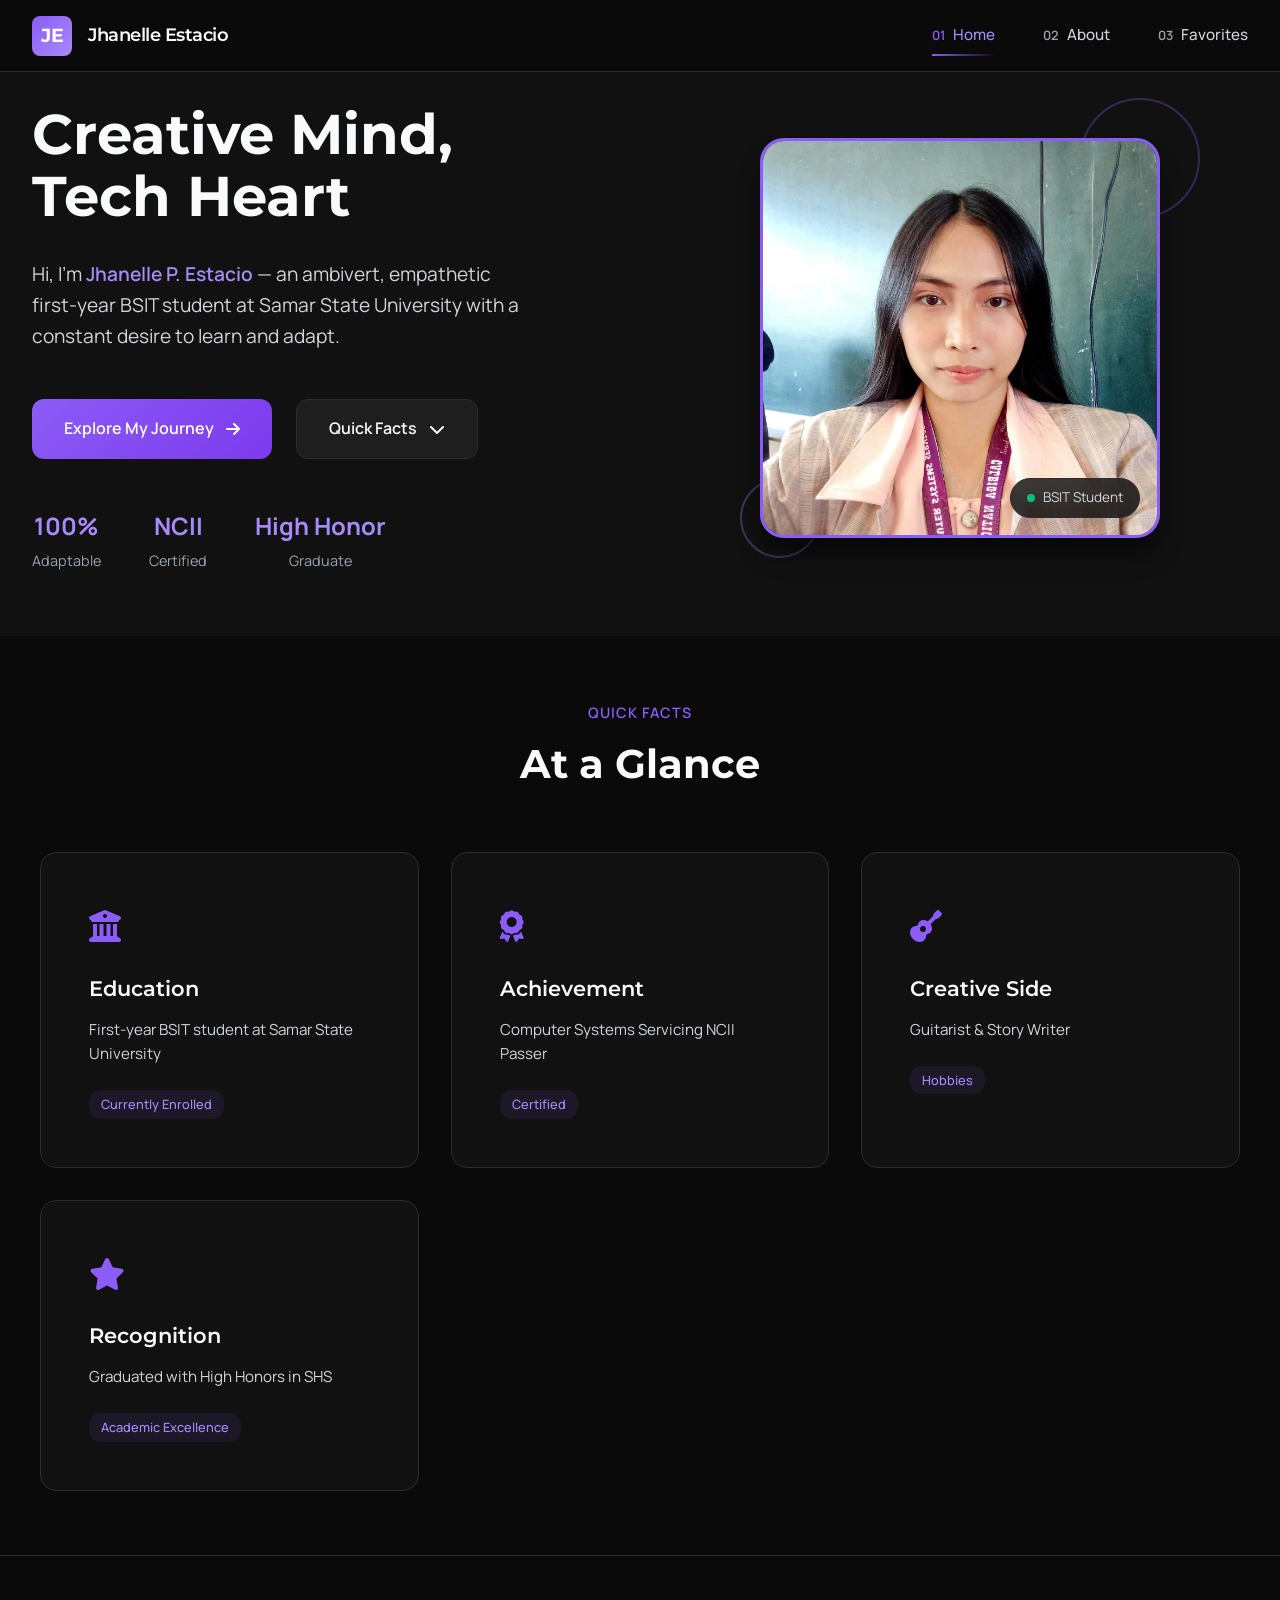
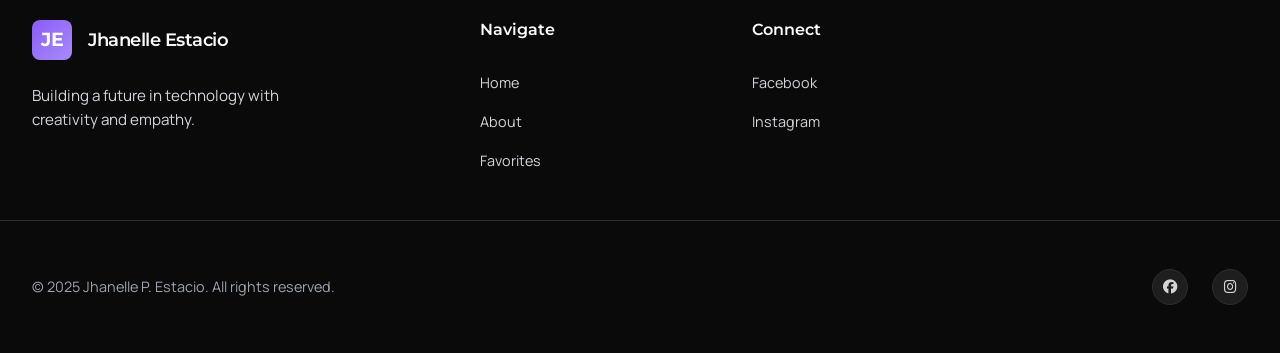
<file: index.html>
<!DOCTYPE html>
<html lang="en">

<head>
    <meta charset="UTF-8">
    <meta name="viewport" content="width=device-width, initial-scale=1.0">
    <title>Jhanelle's Personal Website</title>
    <link rel="stylesheet" href="style.css">
    <link rel="preconnect" href="https://fonts.googleapis.com">
    <link rel="preconnect" href="https://fonts.gstatic.com" crossorigin>
    <link
        href="https://fonts.googleapis.com/css2?family=Montserrat:wght@300;400;500;600;700&family=Manrope:wght@300;400;500;600&display=swap"
        rel="stylesheet">
    <link rel="stylesheet" href="https://cdnjs.cloudflare.com/ajax/libs/font-awesome/6.4.0/css/all.min.css">
</head>

<body>
    <!-- Navigation -->
    <nav class="navbar">
        <div class="nav-container">
            <div class="nav-logo">
                <span class="logo-icon">JE</span>
                <span class="logo-text">Jhanelle Estacio</span>
            </div>

            <div class="nav-menu">
                <a href="index.html" class="nav-link active">
                    <span class="nav-number">01</span>
                    <span class="nav-label">Home</span>
                </a>
                <a href="about.html" class="nav-link">
                    <span class="nav-number">02</span>
                    <span class="nav-label">About</span>
                </a>
                <a href="favorites.html" class="nav-link">
                    <span class="nav-number">03</span>
                    <span class="nav-label">Favorites</span>
                </a>
            </div>
        </div>
    </nav>

    <!-- Hero Section -->
    <section class="hero-section">
        <div class="hero-container">
            <div class="hero-content">

                <h1 class="hero-title">
                    <span class="title-line">Creative Mind,</span>
                    <span class="title-line">Tech Heart</span>
                </h1>

                <p class="hero-subtitle">
                    Hi, I'm <span class="highlight-name">Jhanelle P. Estacio</span> — an ambivert, empathetic first-year
                    BSIT student at Samar State University with a constant desire to learn and adapt.
                </p>

                <div class="hero-actions">
                    <a href="about.html" class="btn-primary">
                        <span>Explore My Journey</span>
                        <i class="fas fa-arrow-right"></i>
                    </a>
                    <a href="#quick-facts" class="btn-secondary">
                        <span>Quick Facts</span>
                        <i class="fas fa-chevron-down"></i>
                    </a>
                </div>

                <div class="hero-stats">
                    <div class="stat-item">
                        <div class="stat-number">100%</div>
                        <div class="stat-label">Adaptable</div>
                    </div>
                    <div class="stat-item">
                        <div class="stat-number">NCII</div>
                        <div class="stat-label">Certified</div>
                    </div>
                    <div class="stat-item">
                        <div class="stat-number">High Honor</div>
                        <div class="stat-label">Graduate</div>
                    </div>
                </div>
            </div>

            <div class="hero-visual">
                <div class="visual-container">
                    <div class="main-visual">
                        <div class="profile-image-container">
                            <img src="images/profile.jpg" alt="Jhanelle Estacio" class="profile-image">
                            <div class="profile-fallback">
                                <i class="fas fa-user-circle"></i>
                                <span>Jhanelle</span>
                            </div>
                            <div class="profile-decoration">
                                <div class="decoration-circle circle-1"></div>
                                <div class="decoration-circle circle-2"></div>
                                <div class="decoration-dot dot-1"></div>
                                <div class="decoration-dot dot-2"></div>
                                <div class="decoration-accent accent-1"></div>
                            </div>
                            <div class="profile-status">
                                <span class="status-indicator"></span>
                                <span class="status-text">BSIT Student</span>
                            </div>
                        </div>
                    </div>
                </div>
            </div>
        </div>
    </section>

    <!-- Quick Facts -->
    <section class="quick-facts" id="quick-facts">
        <div class="section-header">
            <span class="section-label">Quick Facts</span>
            <h2 class="section-title">At a Glance</h2>
        </div>

        <div class="facts-grid">
            <div class="fact-card">
                <div class="fact-icon">
                    <i class="fas fa-university"></i>
                </div>
                <h3 class="fact-title">Education</h3>
                <p class="fact-desc">First-year BSIT student at Samar State University</p>
                <div class="fact-meta">
                    <span class="meta-tag">Currently Enrolled</span>
                </div>
            </div>

            <div class="fact-card">
                <div class="fact-icon">
                    <i class="fas fa-award"></i>
                </div>
                <h3 class="fact-title">Achievement</h3>
                <p class="fact-desc">Computer Systems Servicing NCII Passer</p>
                <div class="fact-meta">
                    <span class="meta-tag">Certified</span>
                </div>
            </div>

            <div class="fact-card">
                <div class="fact-icon">
                    <i class="fas fa-guitar"></i>
                </div>
                <h3 class="fact-title">Creative Side</h3>
                <p class="fact-desc">Guitarist & Story Writer</p>
                <div class="fact-meta">
                    <span class="meta-tag">Hobbies</span>
                </div>
            </div>

            <div class="fact-card">
                <div class="fact-icon">
                    <i class="fas fa-star"></i>
                </div>
                <h3 class="fact-title">Recognition</h3>
                <p class="fact-desc">Graduated with High Honors in SHS</p>
                <div class="fact-meta">
                    <span class="meta-tag">Academic Excellence</span>
                </div>
            </div>
        </div>
    </section>

    <!-- Footer -->
    <footer class="footer">
        <div class="footer-container">
            <div class="footer-brand">
                <div class="footer-logo">
                    <span class="logo-icon">JE</span>
                    <span class="logo-text">Jhanelle Estacio</span>
                </div>
                <p class="footer-tagline">Building a future in technology with creativity and empathy.</p>
            </div>

            <div class="footer-links">
                <div class="link-group">
                    <h4 class="link-title">Navigate</h4>
                    <a href="index.html" class="footer-link">Home</a>
                    <a href="about.html" class="footer-link">About</a>
                    <a href="favorites.html" class="footer-link">Favorites</a>
                </div>

                <div class="link-group">
                    <h4 class="link-title">Connect</h4>
                    <a href="https://www.facebook.com/jhanelle.estacio.2025" class="footer-link">Facebook</a>
                    <a href="https://www.instagram.com/elle_estacioo?igsh=bXg5MTA5ZjFhMmU0"
                        class="footer-link">Instagram</a>
                </div>
            </div>
        </div>

        <div class="footer-bottom">
            <p class="copyright">&copy; 2025 Jhanelle P. Estacio. All rights reserved.</p>
            <div class="footer-social">
                <a href="https://www.facebook.com/jhanelle.estacio.2025" class="social-icon"><i
                        class="fab fa-facebook"></i></a>
                <a href="https://www.instagram.com/elle_estacioo?igsh=bXg5MTA5ZjFhMmU0" class="social-icon"><i
                        class="fab fa-instagram"></i></a>
            </div>
        </div>
    </footer>
</body>

</html>
</file>
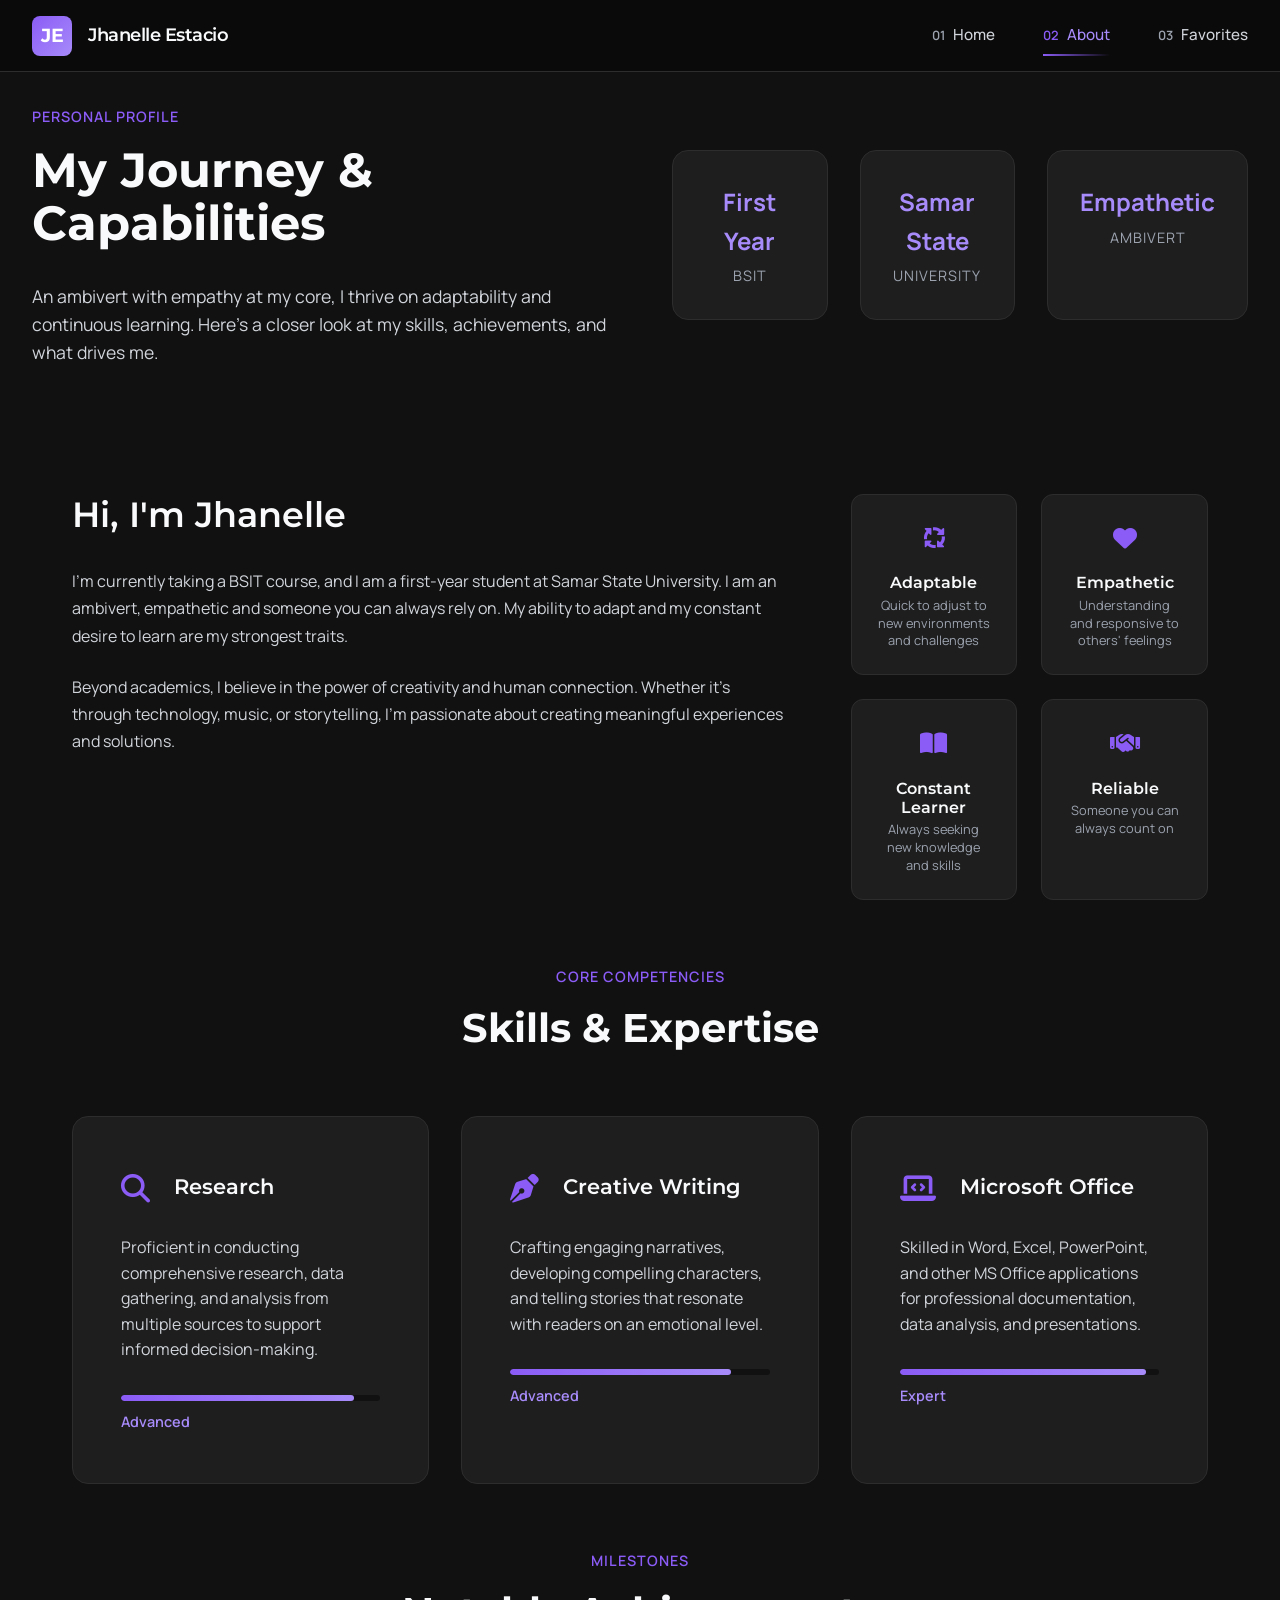
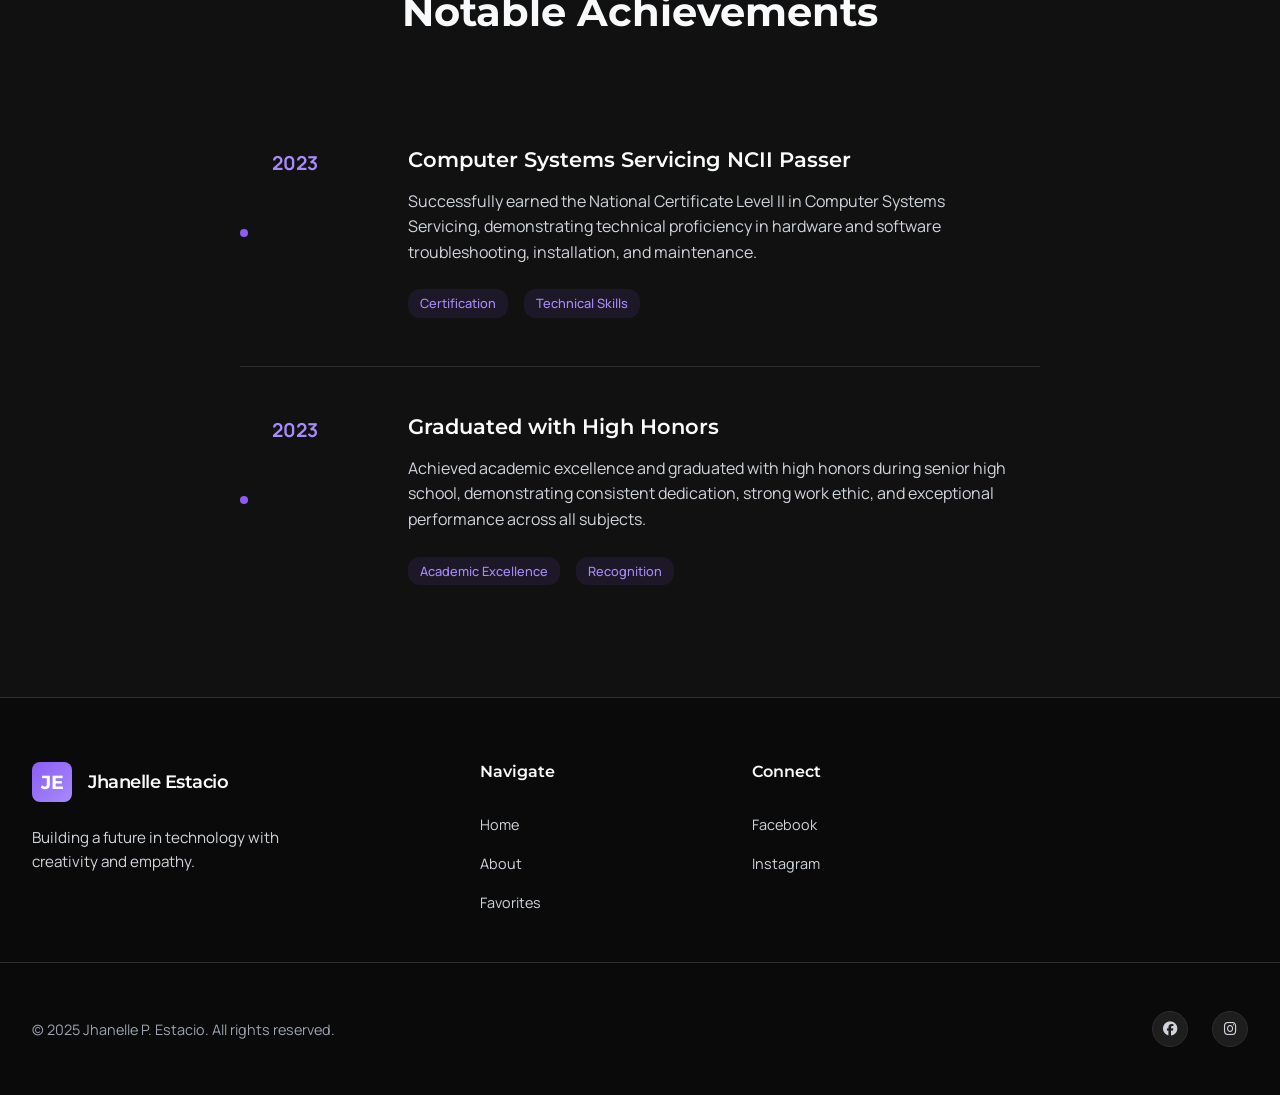
<file: about.html>
<!DOCTYPE html>
<html lang="en">

<head>
    <meta charset="UTF-8">
    <meta name="viewport" content="width=device-width, initial-scale=1.0">
    <title>About Me | Jhanelle Estacio</title>
    <link rel="stylesheet" href="style.css">
    <link rel="preconnect" href="https://fonts.googleapis.com">
    <link rel="preconnect" href="https://fonts.gstatic.com" crossorigin>
    <link
        href="https://fonts.googleapis.com/css2?family=Montserrat:wght@300;400;500;600;700&family=Manrope:wght@300;400;500;600&display=swap"
        rel="stylesheet">
    <link rel="stylesheet" href="https://cdnjs.cloudflare.com/ajax/libs/font-awesome/6.4.0/css/all.min.css">
</head>

<body>
    <!-- Navigation -->
    <nav class="navbar">
        <div class="nav-container">
            <div class="nav-logo">
                <span class="logo-icon">JE</span>
                <span class="logo-text">Jhanelle Estacio</span>
            </div>

            <div class="nav-menu">
                <a href="index.html" class="nav-link">
                    <span class="nav-number">01</span>
                    <span class="nav-label">Home</span>
                </a>
                <a href="about.html" class="nav-link active">
                    <span class="nav-number">02</span>
                    <span class="nav-label">About</span>
                </a>
                <a href="favorites.html" class="nav-link">
                    <span class="nav-number">03</span>
                    <span class="nav-label">Favorites</span>
                </a>
            </div>
        </div>
    </nav>

    <!-- Page Header -->
    <section class="page-header">
        <div class="header-container">
            <div class="header-content">
                <span class="page-label">Personal Profile</span>
                <h1 class="page-title">My Journey &<br>Capabilities</h1>
                <p class="page-intro">
                    An ambivert with empathy at my core, I thrive on adaptability and continuous learning.
                    Here's a closer look at my skills, achievements, and what drives me.
                </p>
            </div>

            <div class="header-stats">
                <div class="header-stat">
                    <div class="stat-value">First Year</div>
                    <div class="stat-name">BSIT</div>
                </div>
                <div class="header-stat">
                    <div class="stat-value">Samar State</div>
                    <div class="stat-name">University</div>
                </div>
                <div class="header-stat">
                    <div class="stat-value">Empathetic</div>
                    <div class="stat-name">Ambivert</div>
                </div>
            </div>
        </div>
    </section>

    <!-- About Content -->
    <section class="about-content">
        <div class="content-container">
            <!-- Intro Section -->
            <div class="intro-section">
                <div class="intro-text">
                    <h2 class="section-heading">Hi, I'm Jhanelle</h2>
                    <p class="intro-paragraph">
                        I'm currently taking a BSIT course, and I am a first-year student at Samar State University.
                        I am an ambivert, empathetic and someone you can always rely on. My ability to adapt and my
                        constant desire to learn are my strongest traits.
                    </p>
                    <p class="intro-paragraph">
                        Beyond academics, I believe in the power of creativity and human connection. Whether it's
                        through technology, music, or storytelling, I'm passionate about creating meaningful experiences
                        and solutions.
                    </p>
                </div>

                <div class="intro-visual">
                    <div class="trait-card">
                        <div class="trait-icon">
                            <i class="fas fa-arrows-spin"></i>
                        </div>
                        <h3 class="trait-title">Adaptable</h3>
                        <p class="trait-desc">Quick to adjust to new environments and challenges</p>
                    </div>

                    <div class="trait-card">
                        <div class="trait-icon">
                            <i class="fas fa-heart"></i>
                        </div>
                        <h3 class="trait-title">Empathetic</h3>
                        <p class="trait-desc">Understanding and responsive to others' feelings</p>
                    </div>

                    <div class="trait-card">
                        <div class="trait-icon">
                            <i class="fas fa-book-open"></i>
                        </div>
                        <h3 class="trait-title">Constant Learner</h3>
                        <p class="trait-desc">Always seeking new knowledge and skills</p>
                    </div>

                    <div class="trait-card">
                        <div class="trait-icon">
                            <i class="fas fa-handshake"></i>
                        </div>
                        <h3 class="trait-title">Reliable</h3>
                        <p class="trait-desc">Someone you can always count on</p>
                    </div>
                </div>
            </div>

            <!-- Skills Section -->
            <div class="skills-section">
                <div class="section-header">
                    <span class="section-label">Core Competencies</span>
                    <h2 class="section-title">Skills & Expertise</h2>
                </div>

                <div class="skills-grid">
                    <div class="skill-category">
                        <div class="category-header">
                            <div class="category-icon">
                                <i class="fas fa-search"></i>
                            </div>
                            <h3 class="category-title">Research</h3>
                        </div>
                        <p class="category-desc">
                            Proficient in conducting comprehensive research, data gathering, and analysis from multiple
                            sources to support informed decision-making.
                        </p>
                        <div class="skill-level">
                            <div class="level-bar">
                                <div class="level-fill" style="width: 90%"></div>
                            </div>
                            <span class="level-text">Advanced</span>
                        </div>
                    </div>

                    <div class="skill-category">
                        <div class="category-header">
                            <div class="category-icon">
                                <i class="fas fa-pen-nib"></i>
                            </div>
                            <h3 class="category-title">Creative Writing</h3>
                        </div>
                        <p class="category-desc">
                            Crafting engaging narratives, developing compelling characters, and telling stories that
                            resonate with readers on an emotional level.
                        </p>
                        <div class="skill-level">
                            <div class="level-bar">
                                <div class="level-fill" style="width: 85%"></div>
                            </div>
                            <span class="level-text">Advanced</span>
                        </div>
                    </div>

                    <div class="skill-category">
                        <div class="category-header">
                            <div class="category-icon">
                                <i class="fas fa-laptop-code"></i>
                            </div>
                            <h3 class="category-title">Microsoft Office</h3>
                        </div>
                        <p class="category-desc">
                            Skilled in Word, Excel, PowerPoint, and other MS Office applications for professional
                            documentation, data analysis, and presentations.
                        </p>
                        <div class="skill-level">
                            <div class="level-bar">
                                <div class="level-fill" style="width: 95%"></div>
                            </div>
                            <span class="level-text">Expert</span>
                        </div>
                    </div>
                </div>
            </div>

            <!-- Achievements Section -->
            <div class="achievements-section">
                <div class="section-header">
                    <span class="section-label">Milestones</span>
                    <h2 class="section-title">Notable Achievements</h2>
                </div>

                <div class="achievements-timeline">
                    <div class="timeline-item">
                        <div class="timeline-year">2023</div>
                        <div class="timeline-content">
                            <h3 class="timeline-title">Computer Systems Servicing NCII Passer</h3>
                            <p class="timeline-desc">
                                Successfully earned the National Certificate Level II in Computer Systems Servicing,
                                demonstrating technical proficiency in hardware and software troubleshooting,
                                installation, and maintenance.
                            </p>
                            <div class="timeline-tags">
                                <span class="tag">Certification</span>
                                <span class="tag">Technical Skills</span>
                            </div>
                        </div>
                    </div>

                    <div class="timeline-item">
                        <div class="timeline-year">2023</div>
                        <div class="timeline-content">
                            <h3 class="timeline-title">Graduated with High Honors</h3>
                            <p class="timeline-desc">
                                Achieved academic excellence and graduated with high honors during senior high school,
                                demonstrating consistent dedication, strong work ethic, and exceptional performance
                                across all subjects.
                            </p>
                            <div class="timeline-tags">
                                <span class="tag">Academic Excellence</span>
                                <span class="tag">Recognition</span>
                            </div>
                        </div>
                    </div>
                </div>
            </div>
        </div>
    </section>

    <!-- Footer -->
    <footer class="footer">
        <div class="footer-container">
            <div class="footer-brand">
                <div class="footer-logo">
                    <span class="logo-icon">JE</span>
                    <span class="logo-text">Jhanelle Estacio</span>
                </div>
                <p class="footer-tagline">Building a future in technology with creativity and empathy.</p>
            </div>

            <div class="footer-links">
                <div class="link-group">
                    <h4 class="link-title">Navigate</h4>
                    <a href="index.html" class="footer-link">Home</a>
                    <a href="about.html" class="footer-link">About</a>
                    <a href="favorites.html" class="footer-link">Favorites</a>
                </div>

                <div class="link-group">
                    <h4 class="link-title">Connect</h4>
                    <a href="https://www.facebook.com/jhanelle.estacio.2025" class="footer-link">Facebook</a>
                    <a href="https://www.instagram.com/elle_estacioo?igsh=bXg5MTA5ZjFhMmU0"
                        class="footer-link">Instagram</a>
                </div>
            </div>
        </div>

        <div class="footer-bottom">
            <p class="copyright">&copy; 2025 Jhanelle P. Estacio. All rights reserved.</p>
            <div class="footer-social">
                <a href="https://www.facebook.com/jhanelle.estacio.2025" class="social-icon"><i
                        class="fab fa-facebook"></i></a>
                <a href="https://www.instagram.com/elle_estacioo?igsh=bXg5MTA5ZjFhMmU0" class="social-icon"><i
                        class="fab fa-instagram"></i></a>
            </div>
        </div>
    </footer>
</body>

</html>
</file>
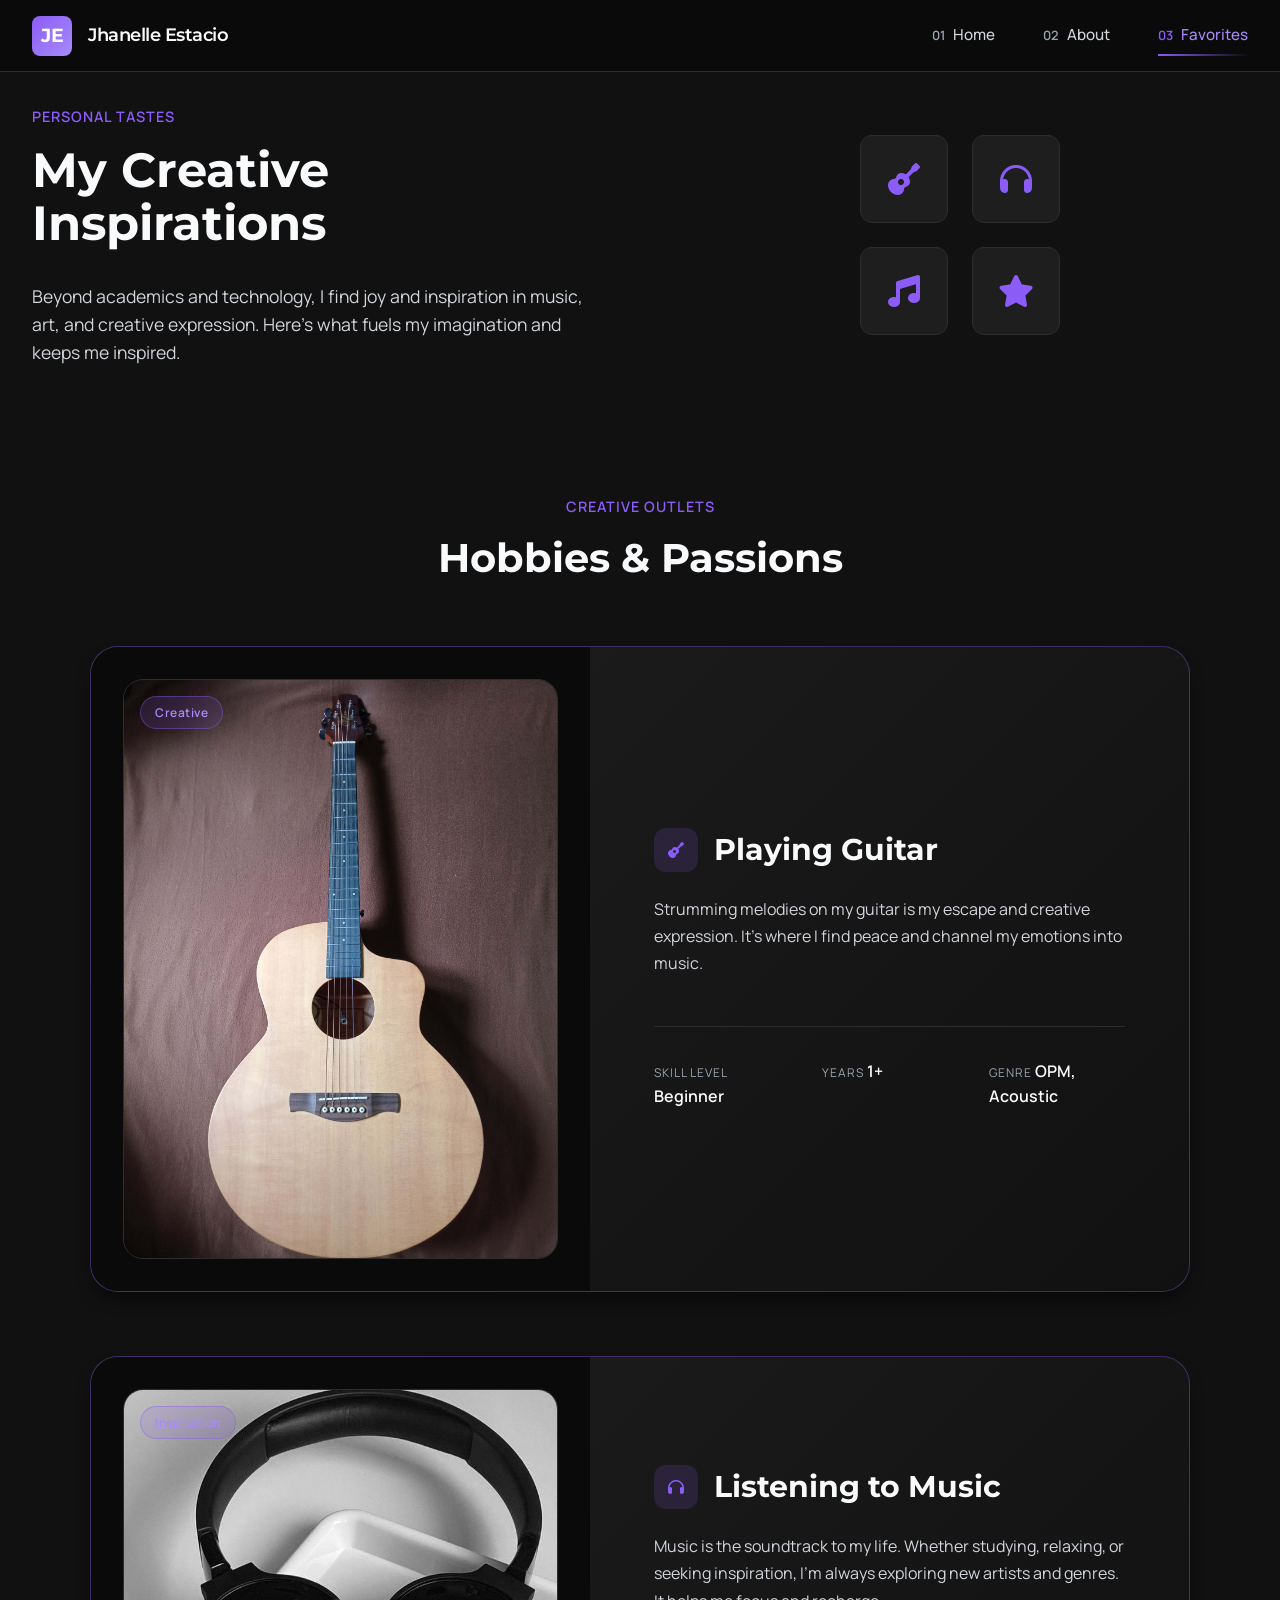
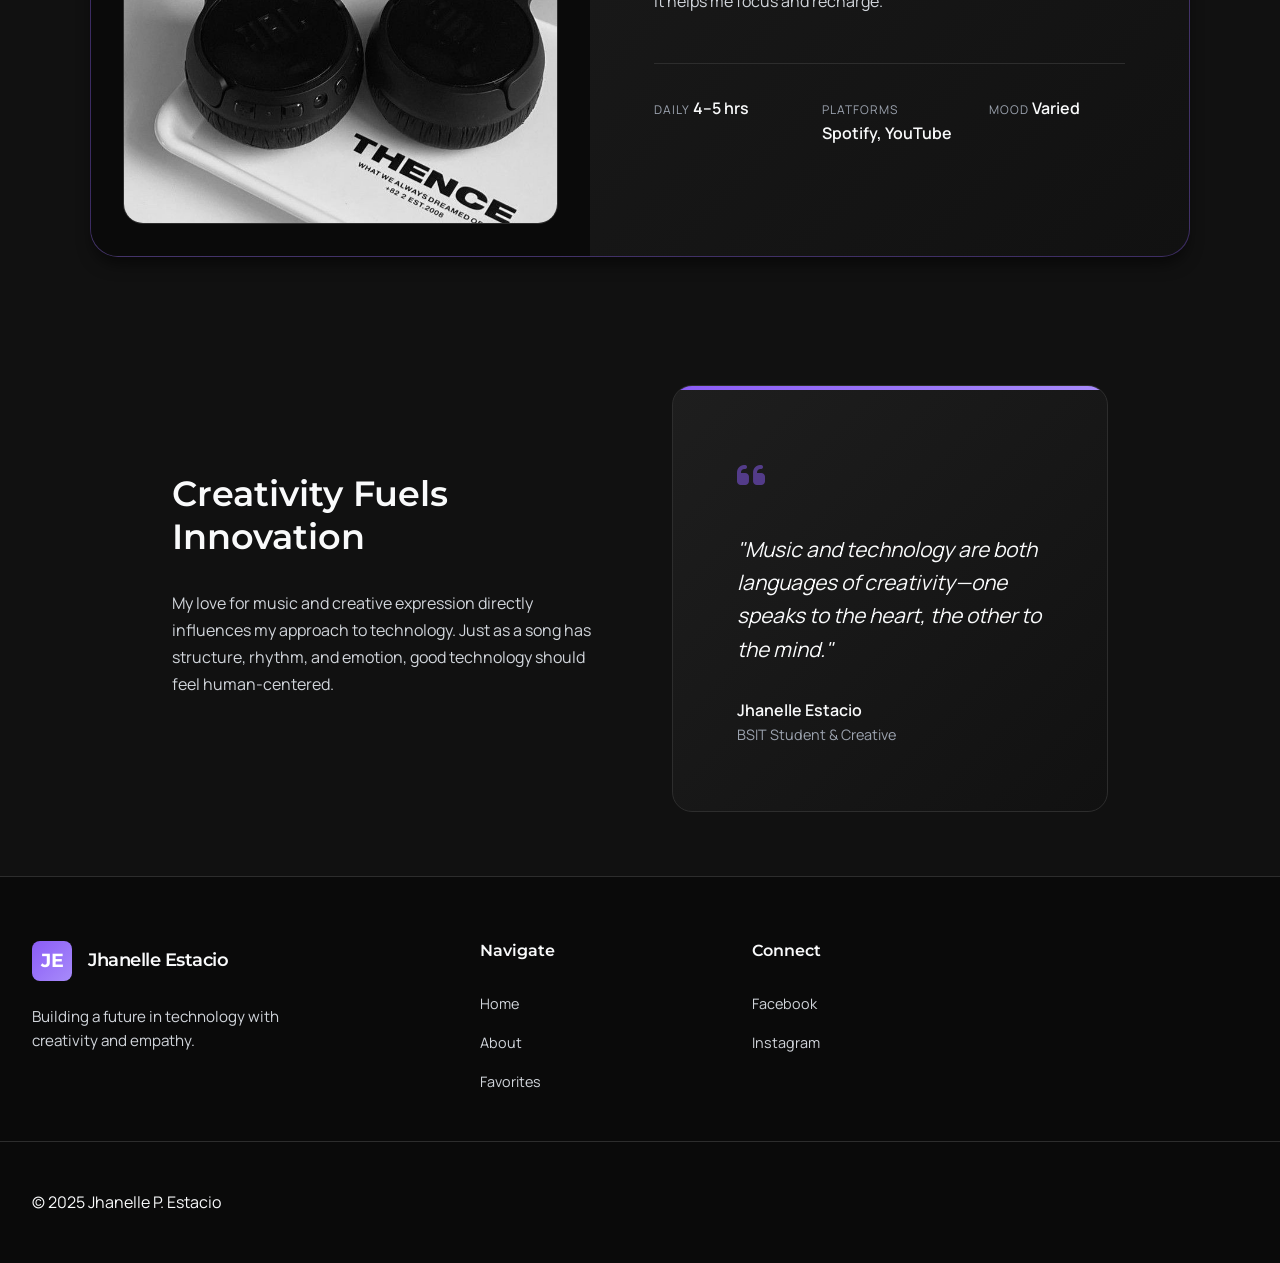
<file: favorites.html>
<!DOCTYPE html>
<html lang="en">

<head>
    <meta charset="UTF-8">
    <meta name="viewport" content="width=device-width, initial-scale=1.0">
    <title>My Favorites | Jhanelle Estacio</title>
    <link rel="stylesheet" href="style.css">
    <link rel="preconnect" href="https://fonts.googleapis.com">
    <link rel="preconnect" href="https://fonts.gstatic.com" crossorigin>
    <link
        href="https://fonts.googleapis.com/css2?family=Montserrat:wght@300;400;500;600;700&family=Manrope:wght@300;400;500;600&display=swap"
        rel="stylesheet">
    <link rel="stylesheet" href="https://cdnjs.cloudflare.com/ajax/libs/font-awesome/6.4.0/css/all.min.css">
</head>

<body>

    <!-- ================= NAVBAR ================= -->
    <nav class="navbar">
        <div class="nav-container">
            <div class="nav-logo">
                <span class="logo-icon">JE</span>
                <span class="logo-text">Jhanelle Estacio</span>
            </div>

            <div class="nav-menu">
                <a href="index.html" class="nav-link"><span class="nav-number">01</span> Home</a>
                <a href="about.html" class="nav-link"><span class="nav-number">02</span> About</a>
                <a href="favorites.html" class="nav-link active"><span class="nav-number">03</span> Favorites</a>
            </div>
        </div>
    </nav>

    <!-- ================= HEADER ================= -->
    <section class="page-header favorites-header">
        <div class="header-container">
            <div class="header-content">
                <span class="page-label">Personal Tastes</span>
                <h1 class="page-title">My Creative<br>Inspirations</h1>
                <p class="page-intro">
                    Beyond academics and technology, I find joy and inspiration in music, art, and creative expression.
                    Here's what fuels my imagination and keeps me inspired.
                </p>
            </div>

            <div class="header-visual">
                <div class="visual-grid">
                    <div class="grid-item"><i class="fas fa-guitar"></i></div>
                    <div class="grid-item"><i class="fas fa-headphones"></i></div>
                    <div class="grid-item"><i class="fas fa-music"></i></div>
                    <div class="grid-item"><i class="fas fa-star"></i></div>
                </div>
            </div>
        </div>
    </section>

    <!-- ================= HOBBIES ================= -->
    <section class="hobbies-section">
        <div class="section-header">
            <span class="section-label">Creative Outlets</span>
            <h2 class="section-title">Hobbies & Passions</h2>
        </div>

        <div class="hobbies-container">

            <!-- Guitar -->
            <div class="hobby-card">
                <div class="hobby-visual">
                    <div class="hobby-image-container">
                        <img src="images/guitar.jpg" alt="Playing Guitar" class="hobby-image">
                        <div class="hobby-badge">Creative</div>
                    </div>
                </div>

                <div class="hobby-content">
                    <div class="hobby-header">
                        <div class="hobby-icon"><i class="fas fa-guitar"></i></div>
                        <h3 class="hobby-title">Playing Guitar</h3>
                    </div>

                    <p class="hobby-desc">
                        Strumming melodies on my guitar is my escape and creative expression.
                        It's where I find peace
                        and channel my emotions into music.
                    </p>

                    <div class="hobby-meta">
                        <div>
                            <span class="meta-label">Skill Level</span>
                            <span class="meta-value">Beginner</span>
                        </div>
                        <div>
                            <span class="meta-label">Years</span>
                            <span class="meta-value">1+</span>
                        </div>
                        <div>
                            <span class="meta-label">Genre</span>
                            <span class="meta-value">OPM, Acoustic</span>
                        </div>
                    </div>
                </div>
            </div>

            <!-- Music -->
            <div class="hobby-card">
                <div class="hobby-visual">
                    <div class="hobby-image-container">
                        <img src="images/music.jpg" alt="Listening to Music" class="hobby-image">
                        <div class="hobby-badge">Inspiration</div>
                    </div>
                </div>

                <div class="hobby-content">
                    <div class="hobby-header">
                        <div class="hobby-icon"><i class="fas fa-headphones"></i></div>
                        <h3 class="hobby-title">Listening to Music</h3>
                    </div>

                    <p class="hobby-desc">
                        Music is the soundtrack to my life. Whether studying, relaxing, or seeking inspiration,
                        I'm always exploring new artists and genres. It helps me focus and recharge.
                    </p>

                    <div class="hobby-meta">
                        <div>
                            <span class="meta-label">Daily</span>
                            <span class="meta-value">4–5 hrs</span>
                        </div>
                        <div>
                            <span class="meta-label">Platforms</span>
                            <span class="meta-value">Spotify, YouTube</span>
                        </div>
                        <div>
                            <span class="meta-label">Mood</span>
                            <span class="meta-value">Varied</span>
                        </div>
                    </div>
                </div>
            </div>

        </div>
    </section>

    <!-- ================= INSPIRATION ================= -->
    <section class="inspiration-section">
        <div class="inspiration-container">
            <div>
                <h2 class="inspiration-title">Creativity Fuels Innovation</h2>
                <p class="inspiration-text">
                    My love for music and creative expression directly influences my approach to technology.
                    Just as a song has structure, rhythm, and emotion, good technology should feel human-centered.
                </p>
            </div>

            <div class="quote-card">
                <div class="quote-icon"><i class="fas fa-quote-left"></i></div>
                <blockquote class="quote-text">
                    "Music and technology are both languages of creativity—one speaks to the heart, the other to the
                    mind."
                </blockquote>
                <div class="quote-author">
                    <span class="author-name">Jhanelle Estacio</span>
                    <span class="author-title">BSIT Student & Creative</span>
                </div>
            </div>
        </div>
    </section>

    <!-- ================= FOOTER ================= -->
    <footer class="footer">
        <div class="footer-container">
            <div class="footer-brand">
                <div class="footer-logo">
                    <span class="logo-icon">JE</span>
                    <span class="logo-text">Jhanelle Estacio</span>
                </div>
                <p class="footer-tagline">
                    Building a future in technology with creativity and empathy.
                </p>
            </div>

            <div class="footer-links">
                <div class="link-group">
                    <h4 class="link-title">Navigate</h4>
                    <a href="index.html" class="footer-link">Home</a>
                    <a href="about.html" class="footer-link">About</a>
                    <a href="favorites.html" class="footer-link">Favorites</a>
                </div>

                <div class="link-group">
                    <h4 class="link-title">Connect</h4>
                    <a href="https://facebook.com" class="footer-link">Facebook</a>
                    <a href="https://instagram.com" class="footer-link">Instagram</a>
                </div>
            </div>
        </div>

        <div class="footer-bottom">
            <p>&copy; 2025 Jhanelle P. Estacio</p>
        </div>
    </footer>
</body>

</html>
</file>
<file: style.css>
* {
    margin: 0;
    padding: 0;
    box-sizing: border-box;
}

:root {
    --primary: #0A0A0A;
    --secondary: #1A1A1A;
    --accent: #8B5CF6;
    --accent-light: #A78BFA;
    --accent-dark: #7C3AED;
    --text-primary: #F9FAFB;
    --text-secondary: #D1D5DB;
    --text-muted: #9CA3AF;
    --surface: #111111;
    --surface-light: #1E1E1E;
    --surface-dark: #0A0A0A;
    --border: #2D2D2D;
    --success: #10B981;
    --warning: #F59E0B;
    --error: #EF4444;

    --font-heading: 'Montserrat', sans-serif;
    --font-body: 'Manrope', sans-serif;

    --space-xs: 0.5rem;
    --space-sm: 1rem;
    --space-md: 1.5rem;
    --space-lg: 2rem;
    --space-xl: 3rem;
    --space-2xl: 4rem;

    --navbar-height: 72px;

    --shadow-sm: 0 1px 3px rgba(0, 0, 0, 0.3);
    --shadow-md: 0 4px 6px -1px rgba(0, 0, 0, 0.4);
    --shadow-lg: 0 10px 15px -3px rgba(0, 0, 0, 0.5);
    --shadow-xl: 0 20px 25px -5px rgba(0, 0, 0, 0.6);
    --glow: 0 0 20px rgba(139, 92, 246, 0.3);
    --transition: all 0.3s cubic-bezier(0.4, 0, 0.2, 1);
}

html {
    scroll-behavior: smooth;
    scroll-padding-top: var(--navbar-height);
}

body {
    font-family: var(--font-body);
    background-color: var(--surface);
    color: var(--text-primary);
    line-height: 1.6;
    overflow-x: hidden;
    font-weight: 400;
}

h1,
h2,
h3,
h4,
h5,
h6 {
    font-family: var(--font-heading);
    font-weight: 600;
    line-height: 1.2;
}

.container {
    max-width: 1280px;
    margin: 0 auto;
    padding: 0 var(--space-lg);
}

/* Navigation */
.navbar {
    position: fixed;
    top: 0;
    left: 0;
    right: 0;
    background: rgba(10, 10, 10, 0.92);
    backdrop-filter: blur(12px);
    border-bottom: 1px solid var(--border);
    z-index: 1000;
    padding: var(--space-sm) 0;
    height: var(--navbar-height);
    display: flex;
    align-items: center;
}

.nav-container {
    max-width: 1280px;
    margin: 0 auto;
    padding: 0 var(--space-lg);
    display: flex;
    align-items: center;
    justify-content: space-between;
    width: 100%;
}

.nav-logo {
    display: flex;
    align-items: center;
    gap: var(--space-sm);
    flex-shrink: 0;
}

.logo-icon {
    width: 40px;
    height: 40px;
    background: linear-gradient(135deg, var(--accent), var(--accent-light));
    color: white;
    border-radius: 8px;
    display: flex;
    align-items: center;
    justify-content: center;
    font-family: var(--font-heading);
    font-weight: 700;
    font-size: 1.2rem;
}

.logo-text {
    font-family: var(--font-heading);
    font-weight: 600;
    font-size: 1.1rem;
    letter-spacing: -0.5px;
}

.nav-menu {
    display: flex;
    gap: var(--space-xl);
    align-items: center;
}

.nav-link {
    display: flex;
    align-items: center;
    gap: 8px;
    text-decoration: none;
    color: var(--text-secondary);
    font-weight: 500;
    font-size: 0.95rem;
    transition: var(--transition);
    position: relative;
    padding: 8px 0;
}

.nav-link:hover {
    color: var(--text-primary);
}

.nav-link.active {
    color: var(--accent-light);
}

.nav-link.active .nav-number {
    color: var(--accent);
}

.nav-link.active::after {
    content: '';
    position: absolute;
    bottom: 0;
    left: 0;
    width: 100%;
    height: 2px;
    background: linear-gradient(90deg, var(--accent), transparent);
}

.nav-number {
    font-size: 0.8rem;
    color: var(--text-muted);
    font-weight: 600;
}

.status-indicator {
    width: 8px;
    height: 8px;
    background: var(--success);
    border-radius: 50%;
    animation: pulse 2s infinite;
}

@keyframes pulse {

    0%,
    100% {
        opacity: 1;
    }

    50% {
        opacity: 0.5;
    }
}

.status-text {
    font-size: 0.85rem;
    color: var(--text-secondary);
}

.menu-toggle {
    display: none;
}

.nav-menu-mobile {
    display: none !important;
}

section {
    padding-top: calc(var(--navbar-height) + 2rem);
    padding-bottom: var(--space-2xl);
}

.hero-section {
    padding-top: calc(var(--navbar-height) + 2rem);
    padding-bottom: var(--space-2xl);
    position: relative;
    overflow: hidden;
}

.page-header {
    padding-top: calc(var(--navbar-height) + 2rem);
    padding-bottom: var(--space-2xl);
}

.quick-facts {
    padding: var(--space-2xl) 0;
    background: var(--surface-dark);
}

.about-content {
    padding: var(--space-2xl) 0;
}

.hobbies-section {
    padding: var(--space-2xl) 0;
}

.music-section {
    padding: var(--space-2xl) 0;
    background: var(--surface-dark);
}

.inspiration-section {
    padding: var(--space-2xl) 0;
}

.footer {
    background: var(--surface-dark);
    border-top: 1px solid var(--border);
    padding: var(--space-2xl) 0 var(--space-xl);
    margin-bottom: 0;
}

section:last-of-type {
    margin-bottom: 0;
}

/* Hero Section */
.hero-container {
    max-width: 1280px;
    margin: 0 auto;
    padding: 0 var(--space-lg);
    display: grid;
    grid-template-columns: 1fr 1fr;
    gap: var(--space-2xl);
    align-items: center;
}

.hero-title {
    font-size: 3.5rem;
    font-weight: 700;
    line-height: 1.1;
    margin-bottom: var(--space-lg);
}

.title-line {
    display: block;
}

.hero-subtitle {
    font-size: 1.2rem;
    color: var(--text-secondary);
    margin-bottom: var(--space-xl);
    max-width: 500px;
    line-height: 1.6;
}

.highlight-name {
    color: var(--accent-light);
    font-weight: 600;
}

.hero-actions {
    display: flex;
    gap: var(--space-md);
    margin-bottom: var(--space-xl);
}

.btn-primary {
    display: inline-flex;
    align-items: center;
    gap: 12px;
    background: linear-gradient(135deg, var(--accent), var(--accent-dark));
    color: white;
    padding: 16px 32px;
    border-radius: 12px;
    text-decoration: none;
    font-weight: 600;
    font-size: 1rem;
    transition: var(--transition);
    border: none;
    cursor: pointer;
}

.btn-primary:hover {
    transform: translateY(-2px);
    box-shadow: var(--glow);
}

.btn-secondary {
    display: inline-flex;
    align-items: center;
    gap: 12px;
    background: var(--surface-light);
    color: var(--text-primary);
    padding: 16px 32px;
    border-radius: 12px;
    text-decoration: none;
    font-weight: 600;
    font-size: 1rem;
    transition: var(--transition);
    border: 1px solid var(--border);
}

.btn-secondary:hover {
    background: var(--surface);
    transform: translateY(-2px);
}

.hero-stats {
    display: flex;
    gap: var(--space-xl);
    margin-top: var(--space-xl);
}

.stat-item {
    text-align: center;
}

.stat-number {
    font-size: 1.5rem;
    font-weight: 700;
    color: var(--accent-light);
    margin-bottom: 4px;
}

.stat-label {
    font-size: 0.9rem;
    color: var(--text-muted);
}

/* Hero Visual */
.hero-visual {
    position: relative;
}

.visual-container {
    position: relative;
}

.main-visual {
    position: relative;
    width: 400px;
    height: 400px;
    margin: 0 auto;
}

.profile-image-container {
    position: relative;
    width: 100%;
    height: 100%;
}

.profile-image {
    width: 100%;
    height: 100%;
    object-fit: cover;
    border-radius: 24px;
    border: 3px solid var(--accent);
    box-shadow: var(--shadow-xl);
    position: relative;
    z-index: 2;
    transition: var(--transition);
}

.profile-image:hover {
    transform: scale(1.02);
    box-shadow: var(--glow);
}

.profile-fallback {
    position: absolute;
    top: 0;
    left: 0;
    width: 100%;
    height: 100%;
    background: linear-gradient(135deg, var(--surface-light), var(--surface));
    border-radius: 24px;
    display: flex;
    flex-direction: column;
    align-items: center;
    justify-content: center;
    z-index: 1;
    border: 3px solid var(--border);
    color: var(--text-muted);
    font-size: 1.5rem;
    gap: var(--space-sm);
}

.profile-fallback i {
    font-size: 4rem;
    color: var(--accent);
    opacity: 0.5;
}

.profile-fallback span {
    font-size: 1.2rem;
    font-weight: 600;
    color: var(--accent-light);
}

.profile-decoration {
    position: absolute;
    top: 0;
    left: 0;
    width: 100%;
    height: 100%;
    pointer-events: none;
    z-index: 1;
}

.decoration-circle {
    position: absolute;
    border-radius: 50%;
    border: 2px solid var(--accent);
    opacity: 0.3;
    animation: float 6s ease-in-out infinite;
}

.circle-1 {
    width: 120px;
    height: 120px;
    top: -40px;
    right: -40px;
    animation-delay: 0s;
}

.circle-2 {
    width: 80px;
    height: 80px;
    bottom: -20px;
    left: -20px;
    animation-delay: 2s;
    border-color: var(--accent-light);
}

.decoration-dot {
    position: absolute;
    width: 12px;
    height: 12px;
    background: var(--accent);
    border-radius: 50%;
    box-shadow: 0 0 10px var(--accent);
}

.dot-1 {
    top: 60px;
    right: 100px;
    animation: pulseDot 2s infinite;
}

.dot-2 {
    bottom: 100px;
    left: 80px;
    background: var(--accent-light);
    animation: pulseDot 2s infinite 1s;
}

.decoration-accent {
    position: absolute;
    width: 60px;
    height: 60px;
    border-radius: 50%;
    background: radial-gradient(circle, var(--accent) 0%, transparent 70%);
    opacity: 0.1;
    filter: blur(20px);
}

.accent-1 {
    top: 50%;
    left: 50%;
    transform: translate(-50%, -50%);
}

@keyframes float {

    0%,
    100% {
        transform: translateY(0) rotate(0deg);
    }

    50% {
        transform: translateY(-10px) rotate(5deg);
    }
}

@keyframes pulseDot {

    0%,
    100% {
        transform: scale(1);
        opacity: 1;
    }

    50% {
        transform: scale(1.2);
        opacity: 0.7;
    }
}

.profile-status {
    position: absolute;
    bottom: 20px;
    right: 20px;
    background: rgba(10, 10, 10, 0.8);
    backdrop-filter: blur(10px);
    padding: 8px 16px;
    border-radius: 20px;
    display: flex;
    align-items: center;
    gap: 8px;
    z-index: 3;
    border: 1px solid var(--border);
}

/* Quick Facts */
.section-header {
    text-align: center;
    margin-bottom: var(--space-2xl);
}

.section-label {
    display: inline-block;
    color: var(--accent);
    font-size: 0.9rem;
    font-weight: 600;
    letter-spacing: 1px;
    text-transform: uppercase;
    margin-bottom: var(--space-sm);
}

.section-title {
    font-size: 2.5rem;
    font-weight: 700;
    color: var(--text-primary);
}

.facts-grid {
    display: grid;
    grid-template-columns: repeat(auto-fit, minmax(280px, 1fr));
    gap: var(--space-lg);
    max-width: 1200px;
    margin: 0 auto;
}

.fact-card {
    background: var(--surface);
    border: 1px solid var(--border);
    border-radius: 16px;
    padding: var(--space-xl);
    transition: var(--transition);
    position: relative;
    overflow: hidden;
}

.fact-card::before {
    content: '';
    position: absolute;
    top: 0;
    left: 0;
    width: 100%;
    height: 4px;
    background: linear-gradient(90deg, var(--accent), transparent);
    opacity: 0;
    transition: var(--transition);
}

.fact-card:hover {
    transform: translateY(-8px);
    box-shadow: var(--shadow-lg);
}

.fact-card:hover::before {
    opacity: 1;
}

.fact-icon {
    font-size: 2rem;
    color: var(--accent);
    margin-bottom: var(--space-md);
}

.fact-title {
    font-size: 1.3rem;
    margin-bottom: var(--space-sm);
    color: var(--text-primary);
}

.fact-desc {
    color: var(--text-secondary);
    font-size: 0.95rem;
    line-height: 1.6;
    margin-bottom: var(--space-md);
}

.fact-meta {
    margin-top: var(--space-md);
}

.meta-tag {
    display: inline-block;
    background: rgba(139, 92, 246, 0.1);
    color: var(--accent-light);
    padding: 4px 12px;
    border-radius: 12px;
    font-size: 0.8rem;
    font-weight: 500;
}

/* Page Header */
.header-container {
    max-width: 1280px;
    margin: 0 auto;
    padding: 0 var(--space-lg);
    display: grid;
    grid-template-columns: 1fr 1fr;
    gap: var(--space-2xl);
    align-items: center;
}

.header-content {
    max-width: 600px;
}

.page-label {
    display: inline-block;
    color: var(--accent);
    font-size: 0.9rem;
    font-weight: 600;
    letter-spacing: 1px;
    text-transform: uppercase;
    margin-bottom: var(--space-sm);
}

.page-title {
    font-size: 3rem;
    font-weight: 700;
    line-height: 1.1;
    margin-bottom: var(--space-lg);
}

.page-intro {
    font-size: 1.1rem;
    color: var(--text-secondary);
    line-height: 1.6;
}

.header-stats {
    display: grid;
    grid-template-columns: repeat(3, 1fr);
    gap: var(--space-lg);
}

.header-stat {
    text-align: center;
    padding: var(--space-lg);
    background: var(--surface-light);
    border: 1px solid var(--border);
    border-radius: 16px;
}

.stat-value {
    font-size: 1.5rem;
    font-weight: 700;
    color: var(--accent-light);
    margin-bottom: 4px;
}

.stat-name {
    font-size: 0.9rem;
    color: var(--text-muted);
    text-transform: uppercase;
    letter-spacing: 1px;
}

/* About Page */
.content-container {
    max-width: 1200px;
    margin: 0 auto;
    padding: 0 var(--space-lg);
}

.intro-section {
    display: grid;
    grid-template-columns: 2fr 1fr;
    gap: var(--space-2xl);
    margin-bottom: var(--space-2xl);
}

.section-heading {
    font-size: 2.2rem;
    margin-bottom: var(--space-lg);
    color: var(--text-primary);
}

.intro-paragraph {
    color: var(--text-secondary);
    margin-bottom: var(--space-md);
    line-height: 1.7;
}

.intro-visual {
    display: grid;
    grid-template-columns: 1fr 1fr;
    gap: var(--space-md);
}

.trait-card {
    background: var(--surface-light);
    border: 1px solid var(--border);
    border-radius: 12px;
    padding: var(--space-md);
    text-align: center;
    transition: var(--transition);
}

.trait-card:hover {
    transform: translateY(-4px);
    border-color: var(--accent);
}

.trait-icon {
    font-size: 1.5rem;
    color: var(--accent);
    margin-bottom: var(--space-sm);
}

.trait-title {
    font-size: 1rem;
    margin-bottom: 4px;
    color: var(--text-primary);
}

.trait-desc {
    font-size: 0.8rem;
    color: var(--text-muted);
    line-height: 1.4;
}

/* Skills Section */
.skills-section {
    margin-bottom: var(--space-2xl);
}

.skills-grid {
    display: grid;
    grid-template-columns: repeat(auto-fit, minmax(350px, 1fr));
    gap: var(--space-lg);
    margin-top: var(--space-xl);
}

.skill-category {
    background: var(--surface-light);
    border: 1px solid var(--border);
    border-radius: 16px;
    padding: var(--space-xl);
    transition: var(--transition);
}

.skill-category:hover {
    transform: translateY(-4px);
    border-color: var(--accent);
}

.category-header {
    display: flex;
    align-items: center;
    gap: var(--space-md);
    margin-bottom: var(--space-md);
}

.category-icon {
    font-size: 1.8rem;
    color: var(--accent);
}

.category-title {
    font-size: 1.3rem;
    color: var(--text-primary);
}

.category-desc {
    color: var(--text-secondary);
    margin-bottom: var(--space-lg);
    line-height: 1.6;
}

.skill-level {
    margin-top: var(--space-lg);
}

.level-bar {
    height: 6px;
    background: var(--surface);
    border-radius: 3px;
    overflow: hidden;
    margin-bottom: 8px;
}

.level-fill {
    height: 100%;
    background: linear-gradient(90deg, var(--accent), var(--accent-light));
    border-radius: 3px;
}

.level-text {
    font-size: 0.9rem;
    color: var(--accent-light);
    font-weight: 600;
}

/* Achievements */
.achievements-timeline {
    max-width: 800px;
    margin: var(--space-xl) auto 0;
}

.timeline-item {
    display: grid;
    grid-template-columns: 120px 1fr;
    gap: var(--space-xl);
    padding: var(--space-xl) 0;
    border-bottom: 1px solid var(--border);
    position: relative;
}

.timeline-item:last-child {
    border-bottom: none;
}

.timeline-year {
    font-size: 1.2rem;
    font-weight: 700;
    color: var(--accent-light);
    position: relative;
    padding-left: var(--space-lg);
}

.timeline-year::before {
    content: '';
    position: absolute;
    left: 0;
    top: 50%;
    transform: translateY(-50%);
    width: 8px;
    height: 8px;
    background: var(--accent);
    border-radius: 50%;
}

.timeline-content {
    padding-right: var(--space-lg);
}

.timeline-title {
    font-size: 1.3rem;
    margin-bottom: var(--space-sm);
    color: var(--text-primary);
}

.timeline-desc {
    color: var(--text-secondary);
    line-height: 1.6;
    margin-bottom: var(--space-md);
}

.timeline-tags {
    display: flex;
    gap: var(--space-sm);
}

.tag {
    display: inline-block;
    background: rgba(139, 92, 246, 0.1);
    color: var(--accent-light);
    padding: 4px 12px;
    border-radius: 12px;
    font-size: 0.8rem;
    font-weight: 500;
}

/* Favorites Page */
.favorites-header .header-visual {
    display: flex;
    justify-content: center;
}

.visual-grid {
    display: grid;
    grid-template-columns: repeat(2, 1fr);
    gap: var(--space-md);
    width: 200px;
    height: 200px;
}

.grid-item {
    background: var(--surface-light);
    border: 1px solid var(--border);
    border-radius: 12px;
    display: flex;
    align-items: center;
    justify-content: center;
    font-size: 2rem;
    color: var(--accent);
    transition: var(--transition);
}

.grid-item:hover {
    transform: rotate(5deg);
    border-color: var(--accent);
}

/* Hobbies Section */
.hobbies-container {
    max-width: 1100px;
    margin: var(--space-2xl) auto 0;
    display: flex;
    flex-direction: column;
    gap: var(--space-2xl);
}

.hobby-card {
    display: grid;
    grid-template-columns: 1fr 1.2fr;
    background: linear-gradient(135deg, var(--surface-light), var(--surface));
    border-radius: 28px;
    border: 1px solid rgba(139, 92, 246, 0.35);
    overflow: hidden;
    transition: var(--transition);
    box-shadow: var(--shadow-lg);
}

.hobby-card:hover {
    transform: translateY(-6px);
    box-shadow: 0 0 0 1px var(--accent), 0 25px 50px rgba(139, 92, 246, 0.25);
}

.hobby-visual {
    background: var(--surface-dark);
    padding: var(--space-lg);
    display: flex;
    align-items: center;
    justify-content: center;
}

.hobby-image-container {
    width: 100%;
    height: 100%;
    border-radius: 20px;
    overflow: hidden;
    position: relative;
    border: 1px solid var(--border);
}

.hobby-image {
    width: 100%;
    height: 100%;
    object-fit: cover;
    display: block;
}

.hobby-badge {
    position: absolute;
    top: 16px;
    left: 16px;
    padding: 6px 14px;
    border-radius: 999px;
    font-size: 0.75rem;
    font-weight: 600;
    letter-spacing: 0.5px;
    color: var(--accent-light);
    background: rgba(139, 92, 246, 0.15);
    border: 1px solid rgba(139, 92, 246, 0.4);
    backdrop-filter: blur(8px);
}

.hobby-content {
    padding: var(--space-2xl);
    display: flex;
    flex-direction: column;
    justify-content: center;
}

.hobby-header {
    display: flex;
    align-items: center;
    gap: var(--space-sm);
    margin-bottom: var(--space-md);
}

.hobby-icon {
    width: 44px;
    height: 44px;
    border-radius: 12px;
    background: rgba(139, 92, 246, 0.15);
    display: flex;
    align-items: center;
    justify-content: center;
    color: var(--accent);
}

.hobby-title {
    font-size: 1.9rem;
    font-weight: 700;
}

.hobby-desc {
    max-width: 520px;
    color: var(--text-secondary);
    line-height: 1.7;
    margin-bottom: var(--space-xl);
}

.hobby-meta {
    display: grid;
    grid-template-columns: repeat(3, 1fr);
    gap: var(--space-lg);
    padding-top: var(--space-lg);
    border-top: 1px solid var(--border);
}

.meta-label {
    font-size: 0.75rem;
    color: var(--text-muted);
    text-transform: uppercase;
    letter-spacing: 1px;
}

.meta-value {
    font-size: 1rem;
    font-weight: 600;
    color: var(--text-primary);
}

/* Inspiration Section */
.inspiration-container {
    max-width: 1000px;
    margin: 0 auto;
    padding: 0 var(--space-lg);
    display: grid;
    grid-template-columns: 1fr 1fr;
    gap: var(--space-2xl);
    align-items: center;
}

.inspiration-title {
    font-size: 2.2rem;
    margin-bottom: var(--space-lg);
    color: var(--text-primary);
    line-height: 1.2;
}

.inspiration-text {
    color: var(--text-secondary);
    line-height: 1.7;
    margin-bottom: var(--space-md);
}

.quote-card {
    background: linear-gradient(135deg, var(--surface-light), var(--surface));
    border: 1px solid var(--border);
    border-radius: 20px;
    padding: var(--space-2xl);
    position: relative;
    overflow: hidden;
}

.quote-card::before {
    content: '';
    position: absolute;
    top: 0;
    left: 0;
    width: 100%;
    height: 4px;
    background: linear-gradient(90deg, var(--accent), var(--accent-light));
}

.quote-icon {
    font-size: 2rem;
    color: var(--accent);
    margin-bottom: var(--space-lg);
    opacity: 0.5;
}

.quote-text {
    font-size: 1.3rem;
    font-style: italic;
    color: var(--text-primary);
    line-height: 1.6;
    margin-bottom: var(--space-lg);
}

.quote-author {
    display: flex;
    flex-direction: column;
}

.author-name {
    font-weight: 600;
    color: var(--text-primary);
}

.author-title {
    font-size: 0.9rem;
    color: var(--text-muted);
}

/* Footer */
.footer-container {
    max-width: 1280px;
    margin: 0 auto;
    padding: 0 var(--space-lg);
    display: grid;
    grid-template-columns: 1fr 2fr;
    gap: var(--space-2xl);
    margin-bottom: var(--space-xl);
}

.footer-brand {
    max-width: 300px;
}

.footer-logo {
    display: flex;
    align-items: center;
    gap: var(--space-sm);
    margin-bottom: var(--space-md);
}

.footer-tagline {
    color: var(--text-secondary);
    line-height: 1.6;
    font-size: 0.95rem;
}

.footer-links {
    display: grid;
    grid-template-columns: repeat(3, 1fr);
    gap: var(--space-xl);
}

.link-group {
    display: flex;
    flex-direction: column;
    gap: var(--space-sm);
}

.link-title {
    font-size: 1rem;
    font-weight: 600;
    color: var(--text-primary);
    margin-bottom: var(--space-sm);
}

.footer-link {
    color: var(--text-secondary);
    text-decoration: none;
    font-size: 0.9rem;
    transition: var(--transition);
}

.footer-link:hover {
    color: var(--accent-light);
}

.footer-bottom {
    max-width: 1280px;
    margin: 0 auto;
    padding: 0 var(--space-lg);
    display: flex;
    justify-content: space-between;
    align-items: center;
    padding-top: var(--space-xl);
    border-top: 1px solid var(--border);
}

.copyright {
    color: var(--text-muted);
    font-size: 0.9rem;
}

.footer-social {
    display: flex;
    gap: var(--space-md);
}

.social-icon {
    width: 36px;
    height: 36px;
    background: var(--surface-light);
    border: 1px solid var(--border);
    border-radius: 50%;
    display: flex;
    align-items: center;
    justify-content: center;
    color: var(--text-secondary);
    text-decoration: none;
    transition: var(--transition);
    font-size: 0.9rem;
}

.social-icon:hover {
    background: var(--accent);
    color: white;
    transform: translateY(-2px);
}

/* Responsive Design */
@media (max-width: 1024px) {
    :root {
        --navbar-height: 64px;
    }

    .hero-title {
        font-size: 2.8rem;
    }

    .hero-container,
    .header-container,
    .intro-section,
    .inspiration-container {
        grid-template-columns: 1fr;
        gap: var(--space-xl);
    }

    .footer-container {
        grid-template-columns: 1fr;
        gap: var(--space-xl);
    }

    .profile-image-container,
    .main-visual {
        width: 350px;
        height: 350px;
    }

    .hobby-card {
        grid-template-columns: 1fr;
        min-height: 550px;
    }

    .hobby-visual,
    .hobby-image-container {
        height: 250px;
    }
}

@media (max-width: 768px) {
    :root {
        --navbar-height: 60px;
    }

    .nav-menu {
        gap: var(--space-md);
    }

    .nav-link {
        font-size: 0.85rem;
    }

    .nav-number {
        display: none;
    }

    .logo-text {
        font-size: 0.95rem;
    }

    .logo-icon {
        width: 35px;
        height: 35px;
        font-size: 1rem;
    }

    .hero-title {
        font-size: 2.2rem;
    }

    .page-title {
        font-size: 2.2rem;
    }

    .section-title {
        font-size: 2rem;
    }

    .hobby-card {
        grid-template-columns: 1fr;
        min-height: 500px;
    }

    .hobby-visual,
    .hobby-image-container {
        height: 200px;
    }

    .footer-links {
        grid-template-columns: 1fr;
        gap: var(--space-lg);
    }

    .footer-bottom {
        flex-direction: column;
        gap: var(--space-md);
        text-align: center;
    }

    .profile-image-container,
    .main-visual {
        width: 300px;
        height: 300px;
    }

    .circle-1 {
        width: 80px;
        height: 80px;
        top: -20px;
        right: -20px;
    }

    .circle-2 {
        width: 60px;
        height: 60px;
        bottom: -15px;
        left: -15px;
    }

    .intro-visual {
        grid-template-columns: 1fr;
    }

    .skills-grid {
        grid-template-columns: 1fr;
    }

    .timeline-item {
        grid-template-columns: 1fr;
        gap: var(--space-md);
    }
}

@media (max-width: 480px) {
    .nav-menu {
        gap: var(--space-sm);
    }

    .nav-link {
        font-size: 0.75rem;
        gap: 4px;
    }

    .logo-text {
        font-size: 0.85rem;
    }

    .logo-icon {
        width: 30px;
        height: 30px;
        font-size: 0.85rem;
    }

    .nav-container {
        padding: 0 var(--space-sm);
    }

    .hero-actions {
        flex-direction: column;
        align-items: stretch;
    }

    .btn-primary,
    .btn-secondary {
        width: 100%;
        justify-content: center;
    }

    .hobby-meta {
        grid-template-columns: 1fr;
        gap: var(--space-sm);
    }

    .header-stats {
        grid-template-columns: 1fr;
        gap: var(--space-md);
    }

    .hero-stats {
        flex-direction: column;
        gap: var(--space-lg);
    }

    .profile-image-container,
    .main-visual {
        width: 250px;
        height: 250px;
    }
}

@media (max-width: 900px) {
    .hobby-card {
        grid-template-columns: 1fr;
    }

    .hobby-visual {
        padding: var(--space-md);
        height: 260px;
    }

    .hobby-content {
        padding: var(--space-xl);
    }

    .hobby-meta {
        grid-template-columns: 1fr;
        gap: var(--space-md);
    }
}
</file>
